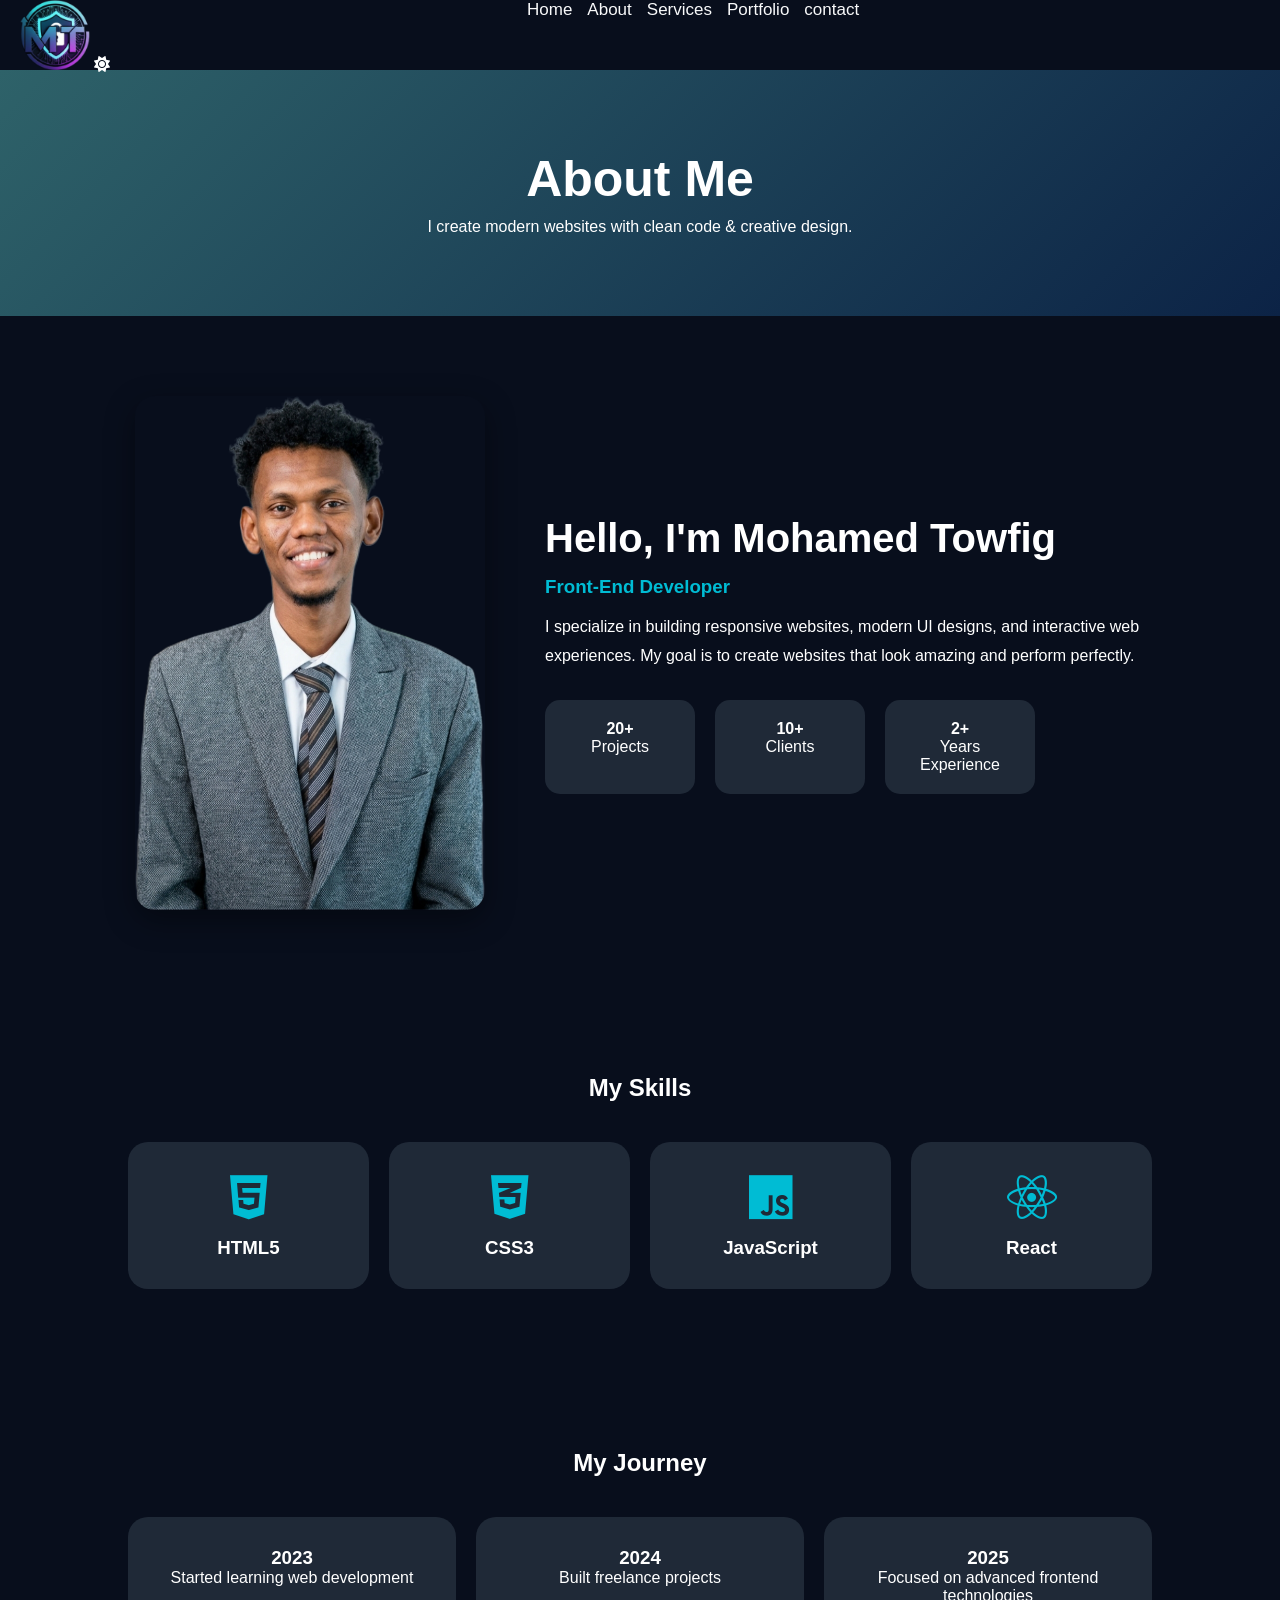
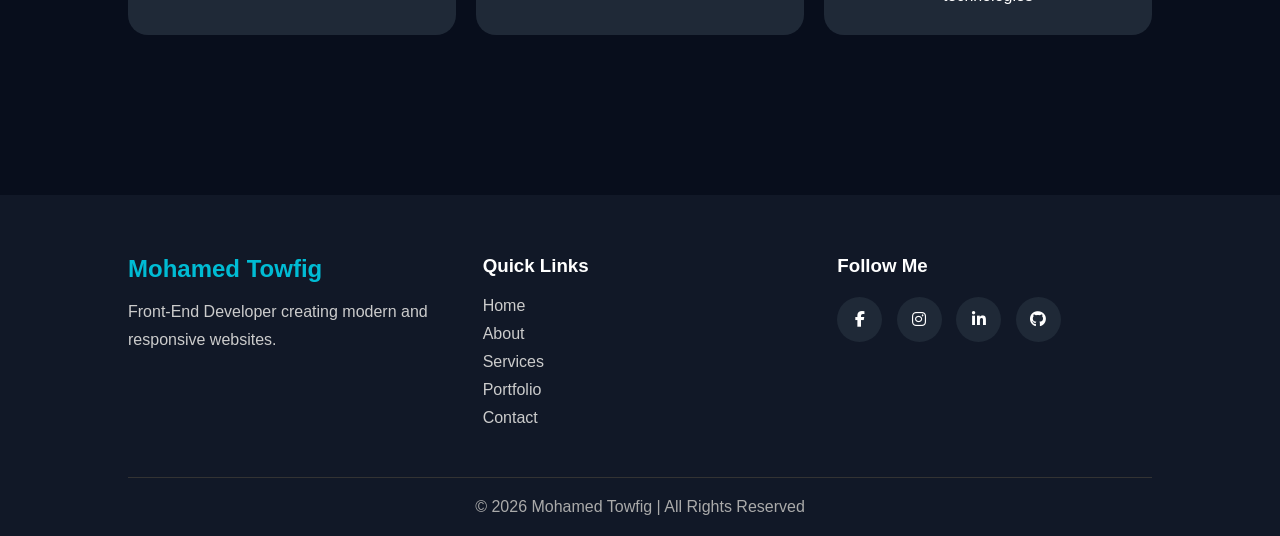
<file: about.html>
<!DOCTYPE html>
<html lang="en">
<head>
<meta charset="UTF-8">
<meta name="viewport" content="width=device-width, initial-scale=1.0">
<title>About Me</title>
<link rel="stylesheet" href="CSS/header.css">
 <link rel="stylesheet "href="CSS/about.css">
 <link rel="stylesheet "href="CSS/footer.css">
 
    <link rel="stylesheet"href="https:///cdnjs.cloudflare.com/ajax/libs/font-awesome/6.4.2/css/all.min.css">

<style>

</style>
</head>

<body>

<header>
        <img class="menu" src="img/menu.png" alt="">
    <div class="header">
        
        

              <img src="img/logo.png " alt="logo">

        <ul>
    <li> <a href="index.html">Home</a></li>
    <li> <a href="about.html">About</a></li>
    <li> <a href="services.html">Services</a></li>
    <li> <a href="portfolio.html">Portfolio</a></li>
    <li> <a href="contact.html">contact</a></li>
    

    </ul>

    <span>
    <i class="fa-solid fa-sun btn-mode" id="themeToggle"></i>
</span>



    
   </div>
   </header>

<section class="about-hero">
    <h1>About Me</h1>
    <p>I create modern websites with clean code & creative design.</p>
</section>


<section class="about-main">

    <div class="about-image">
        <img src="img/mmm.png" alt="profile">
    </div>

    <div class="about-content">
        <h2>Hello, I'm Mohamed Towfig</h2>
        <h3>Front-End Developer</h3>

        <p>
            I specialize in building responsive websites,
            modern UI designs, and interactive web experiences.
            My goal is to create websites that look amazing
            and perform perfectly.
        </p>

        <div class="stats">
            <div class="stat-box">
                <h4>20+</h4>
                <span>Projects</span>
            </div>

            <div class="stat-box">
                <h4>10+</h4>
                <span>Clients</span>
            </div>

            <div class="stat-box">
                <h4>2+</h4>
                <span>Years Experience</span>
            </div>
        </div>
    </div>

</section>


<section class="skills-section">
    <h2>My Skills</h2>

    <div class="skills-grid">

        <div class="skill-card">
            <i class="fa-brands fa-html5"></i>
            <h3>HTML5</h3>
        </div>

        <div class="skill-card">
            <i class="fa-brands fa-css3-alt"></i>
            <h3>CSS3</h3>
        </div>

        <div class="skill-card">
            <i class="fa-brands fa-js"></i>
            <h3>JavaScript</h3>
        </div>

        <div class="skill-card">
            <i class="fa-brands fa-react"></i>
            <h3>React</h3>
        </div>

    </div>
</section>


<section class="timeline-section">
    <h2>My Journey</h2>

    <div class="timeline">

        <div class="timeline-box">
            <h3>2023</h3>
            <p>Started learning web development</p>
        </div>

        <div class="timeline-box">
            <h3>2024</h3>
            <p>Built freelance projects</p>
        </div>

        <div class="timeline-box">
            <h3>2025</h3>
            <p>Focused on advanced frontend technologies</p>
        </div>

    </div>
</section>
<!-- Footer -->
<footer class="footer">

    <div class="footer-container">

        <div class="footer-logo">
            <h2>Mohamed Towfig</h2>
            <p>Front-End Developer creating modern and responsive websites.</p>
        </div>

        <div class="footer-links">
            <h3>Quick Links</h3>
            <a href="index.html">Home</a>
            <a href="about.html">About</a>
            <a href="services.html">Services</a>
            <a href="portfolio.html">Portfolio</a>
            <a href="contact.html">Contact</a>
        </div>

        <div class="footer-social">
            <h3>Follow Me</h3>
            <div class="social-icons">
                <a href="#"><i class="fa-brands fa-facebook-f"></i></a>
                <a href="#"><i class="fa-brands fa-instagram"></i></a>
                <a href="https://www.linkedin.com/in/mohamaed-towfig-2a553a404/"><i class="fa-brands fa-linkedin-in"></i></a>
                <a href="#"><i class="fa-brands fa-github"></i></a>
            </div>
        </div>

    </div>

    <div class="footer-bottom">
        <p>© 2026 Mohamed Towfig | All Rights Reserved</p>
    </div>

</footer>


<script>

    const menuicon =
    document.querySelector('.menu');
    const navlist = 
    document.querySelector('.header ul');

    menuicon.addEventListener('click',
        () => {
            navlist.classList.toggle('active');
        });
    

</script>

</body>
</html>
</file>
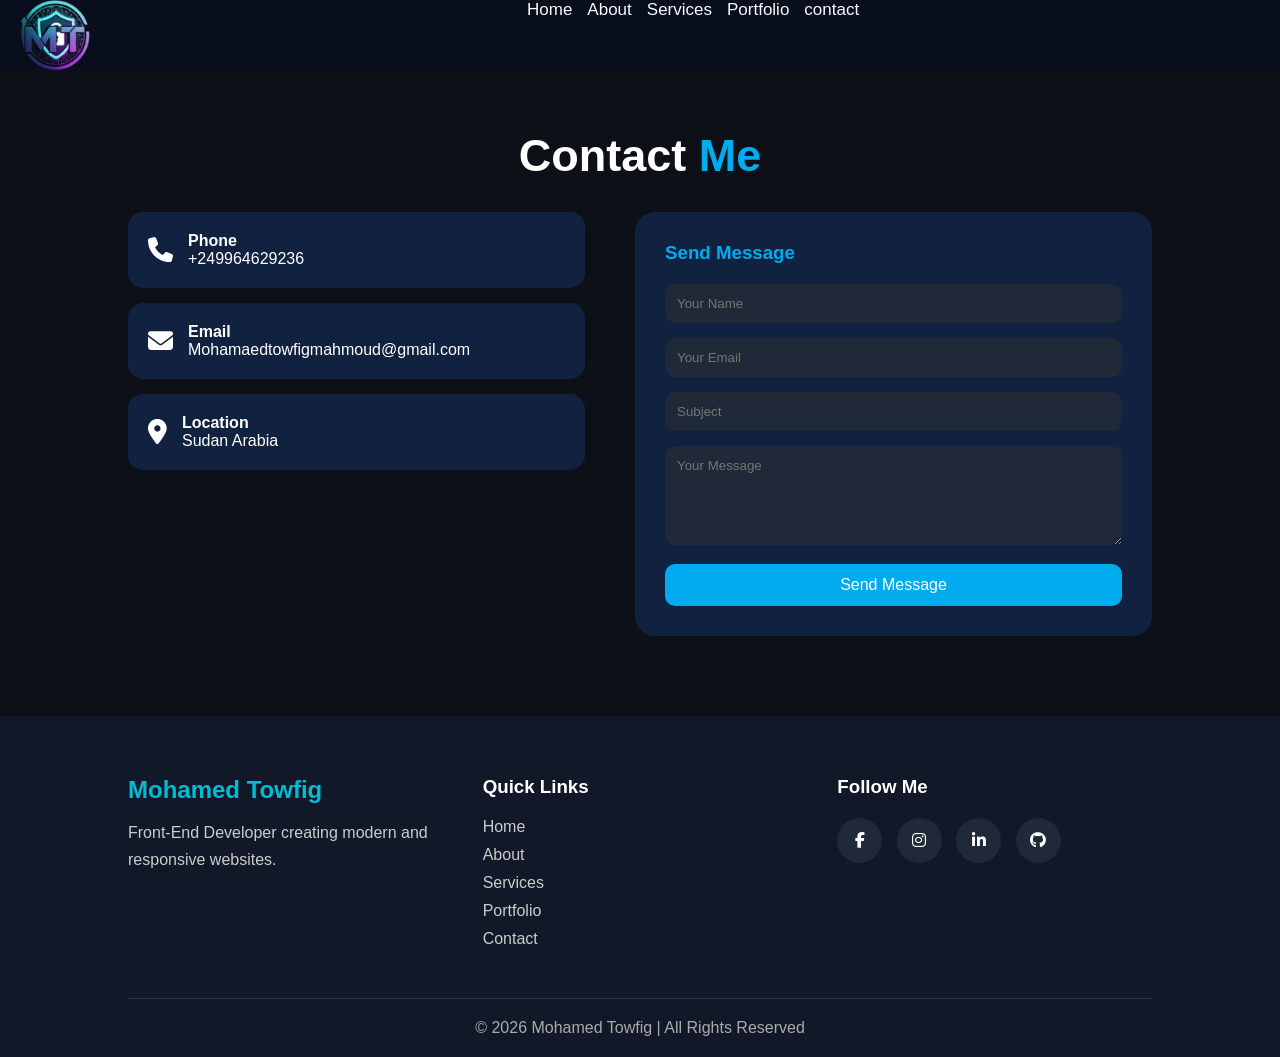
<file: contact.html>
<!DOCTYPE html>
<html lang="en">
<head>
<meta charset="UTF-8">
<meta name="viewport" content="width=device-width, initial-scale=1.0">
<title>Contact Me</title>
<link rel="stylesheet" href="CSS/header.css">
<link rel="stylesheet "href="CSS/contact.css">
 <link rel="stylesheet "href="CSS/footer.css">
    <link rel="stylesheet"href="https:///cdnjs.cloudflare.com/ajax/libs/font-awesome/6.4.2/css/all.min.css">


</head>

<body>

  <header>
        <img class="menu" src="img/menu.png" alt="">
    <div class="header">
        
              <img src="img/logo.png " alt="logo">
        <ul>
    <li> <a href="index.html">Home</a></li>
    <li> <a href="about.html">About</a></li>
    <li> <a href="services.html">Services</a></li>
    <li> <a href="portfolio.html">Portfolio</a></li>
    <li> <a href="contact.html">contact</a></li>
    </ul>
  
   </div>
   </header>


<!-- TITLE -->
<div class="heading">
    <h2>Contact <span>Me</span></h2>
</div>


<!-- CONTACT -->
<div class="contact-container">

    <!-- INFO -->
    <div class="contact-info">

        <div class="info-box">
            <i class="fa-solid fa-phone"></i>
            <div>
                <h4>Phone</h4>
                <p>+249964629236</p>
            </div>
        </div>

        <div class="info-box">
            <i class="fa-solid fa-envelope"></i>
            <div>
                <h4>Email</h4>
                <p>Mohamaedtowfigmahmoud@gmail.com</p>
            </div>
        </div>

        <div class="info-box">
            <i class="fa-solid fa-location-dot"></i>
            <div>
                <h4>Location</h4>
                <p>Sudan Arabia</p>
            </div>
        </div>

    </div>


    <!-- FORM -->
    <div class="contact-form">

        <h3>Send Message</h3>

        <input type="text" placeholder="Your Name">
        <input type="email" placeholder="Your Email">
        <input type="text" placeholder="Subject">

        <textarea rows="5" placeholder="Your Message"></textarea>

        <button>Send Message</button>

    </div>

</div>




<!-- Footer -->
<footer class="footer">

    <div class="footer-container">

        <div class="footer-logo">
            <h2>Mohamed Towfig</h2>
            <p>Front-End Developer creating modern and responsive websites.</p>
        </div>

        <div class="footer-links">
            <h3>Quick Links</h3>
            <a href="index.html">Home</a>
            <a href="about.html">About</a>
            <a href="services.html">Services</a>
            <a href="portfolio.html">Portfolio</a>
            <a href="contact.html">Contact</a>
        </div>

        <div class="footer-social">
            <h3>Follow Me</h3>
            <div class="social-icons">
                <a href="#"><i class="fa-brands fa-facebook-f"></i></a>
                <a href="#"><i class="fa-brands fa-instagram"></i></a>
                <a href="https://www.linkedin.com/in/mohamaed-towfig-2a553a404/"><i class="fa-brands fa-linkedin-in"></i></a>
                <a href="#"><i class="fa-brands fa-github"></i></a>
            </div>
        </div>

    </div>

    <div class="footer-bottom">
        <p>© 2026 Mohamed Towfig | All Rights Reserved</p>
    </div>

</footer>
<script>

    const menuicon =
    document.querySelector('.menu');
    const navlist = 
    document.querySelector('.header ul');

    menuicon.addEventListener('click',
        () => {
            navlist.classList.toggle('active');
        });
    

</script>
</body>
</html>
</file>
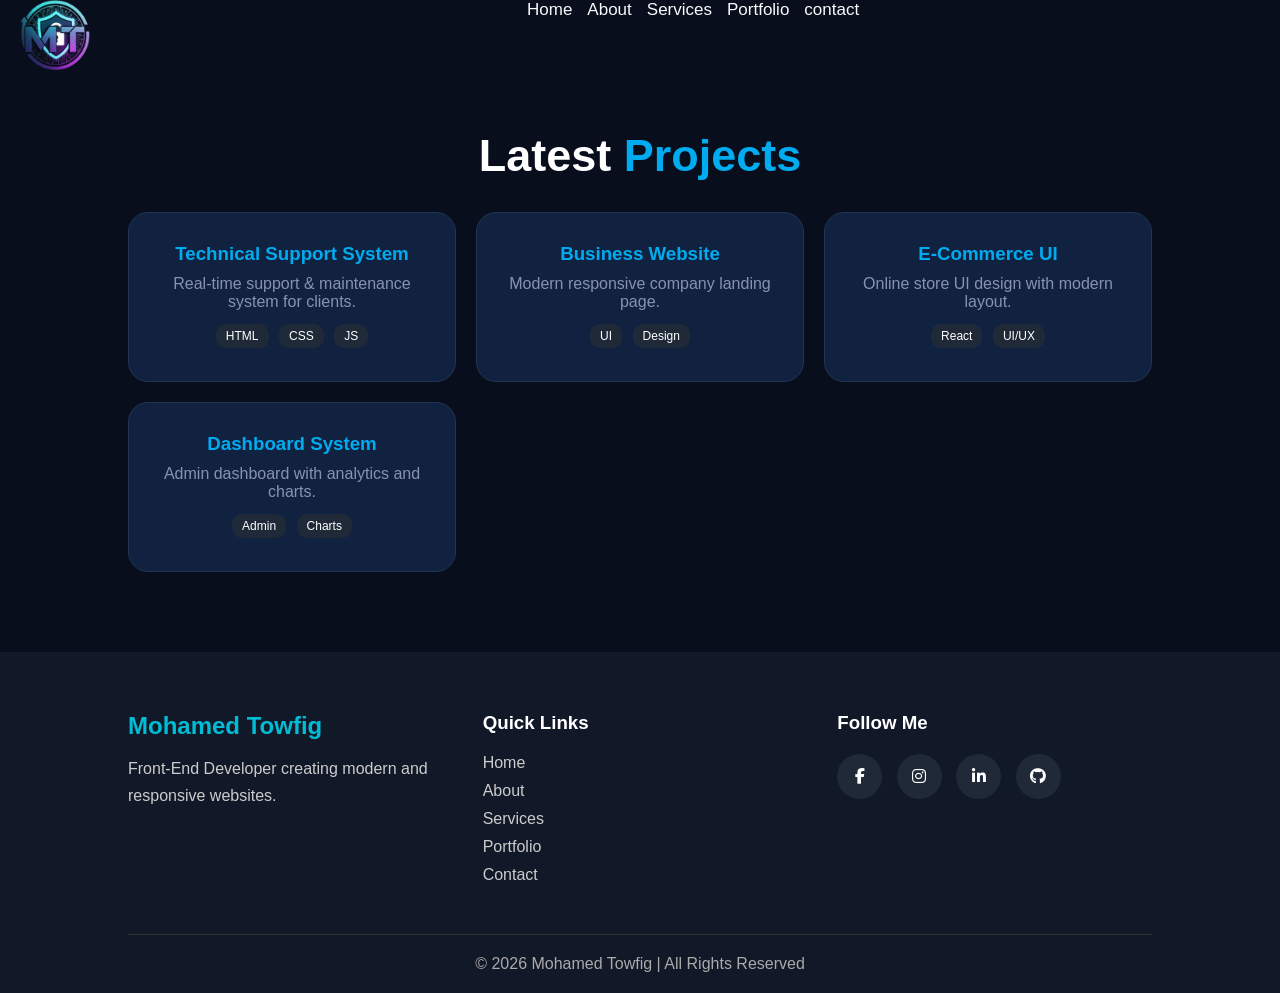
<file: portfolio.html>
<!DOCTYPE html>
<html lang="en">
<head>
<meta charset="UTF-8">
<meta name="viewport" content="width=device-width, initial-scale=1.0">
<title>Portfolio</title>
<link rel="stylesheet" href="CSS/header.css">
<link rel="stylesheet"href="CSS/portfolio.css">
 <link rel="stylesheet "href="CSS/footer.css">
<link rel="stylesheet"href="https:///cdnjs.cloudflare.com/ajax/libs/font-awesome/6.4.2/css/all.min.css">



</head>

<body>

 <header>
        <img class="menu" src="img/menu.png" alt="">
    <div class="header">
        
              <img src="img/logo.png " alt="logo">
        <ul>
    <li> <a href="index.html">Home</a></li>
    <li> <a href="about.html">About</a></li>
    <li> <a href="services.html">Services</a></li>
    <li> <a href="portfolio.html">Portfolio</a></li>
    <li> <a href="contact.html">contact</a></li>
    </ul>
  
   </div>
   </header>


<!-- TITLE -->
<div class="heading">
    <h2>Latest <span>Projects</span></h2>
</div>


<!-- PROJECTS -->
<div class="portfolio-container">

    <div class="portfolio-box">
        <h3>Technical Support System</h3>
        <p>Real-time support & maintenance system for clients.</p>

        <div class="tags">
            <span class="tag">HTML</span>
            <span class="tag">CSS</span>
            <span class="tag">JS</span>
        </div>
    </div>

    <div class="portfolio-box">
        <h3>Business Website</h3>
        <p>Modern responsive company landing page.</p>

        <div class="tags">
            <span class="tag">UI</span>
            <span class="tag">Design</span>
        </div>
    </div>

    <div class="portfolio-box">
        <h3>E-Commerce UI</h3>
        <p>Online store UI design with modern layout.</p>

        <div class="tags">
            <span class="tag">React</span>
            <span class="tag">UI/UX</span>
        </div>
    </div>

    <div class="portfolio-box">
        <h3>Dashboard System</h3>
        <p>Admin dashboard with analytics and charts.</p>

        <div class="tags">
            <span class="tag">Admin</span>
            <span class="tag">Charts</span>
        </div>
    </div>

</div>

<!-- Footer -->
<footer class="footer">

    <div class="footer-container">

        <div class="footer-logo">
            <h2>Mohamed Towfig</h2>
            <p>Front-End Developer creating modern and responsive websites.</p>
        </div>

        <div class="footer-links">
            <h3>Quick Links</h3>
            <a href="index.html">Home</a>
            <a href="about.html">About</a>
            <a href="services.html">Services</a>
            <a href="portfolio.html">Portfolio</a>
            <a href="contact.html">Contact</a>
        </div>

        <div class="footer-social">
            <h3>Follow Me</h3>
            <div class="social-icons">
               <a href="#"><i class="fa-brands fa-facebook-f"></i></a>
                <a href="#"><i class="fa-brands fa-instagram"></i></a>
                <a href="https://www.linkedin.com/in/mohamaed-towfig-2a553a404/"><i class="fa-brands fa-linkedin-in"></i></a>
                <a href="#"><i class="fa-brands fa-github"></i></a>
            </div>
        </div>

    </div>

    <div class="footer-bottom">
        <p>© 2026 Mohamed Towfig | All Rights Reserved</p>
    </div>

</footer>


<script>

    const menuicon =
    document.querySelector('.menu');
    const navlist = 
    document.querySelector('.header ul');

    menuicon.addEventListener('click',
        () => {
            navlist.classList.toggle('active');
        });
    

</script>
</body>
</html>
</file>
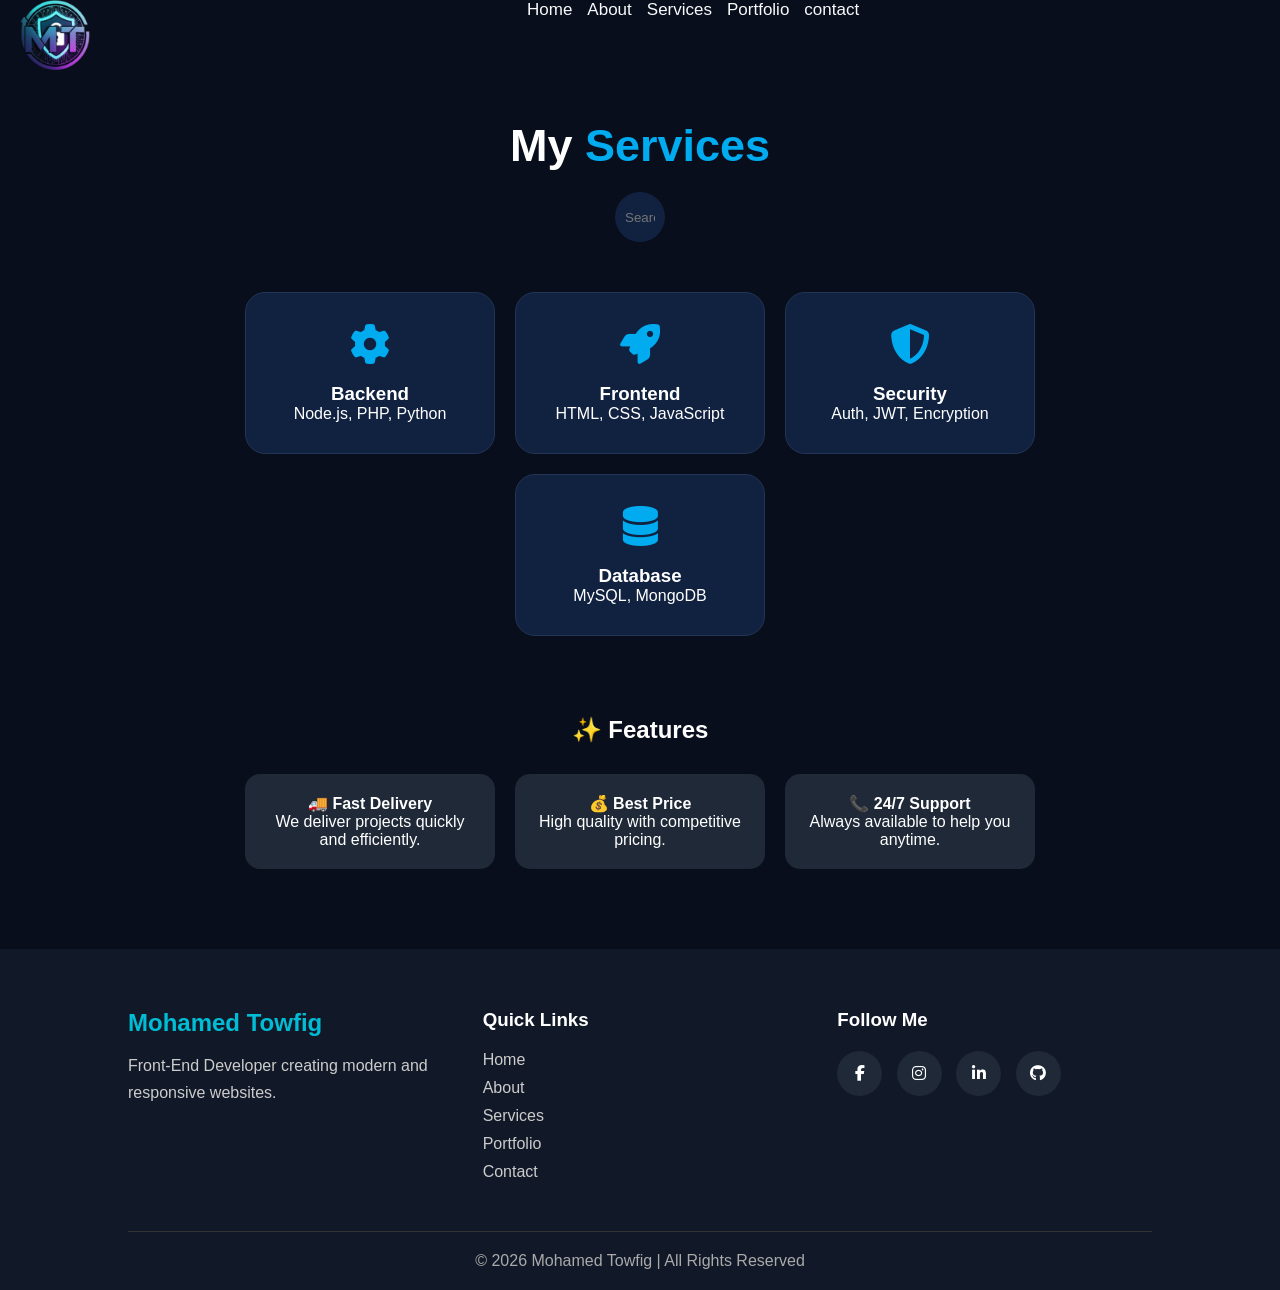
<file: services.html>
<!DOCTYPE html>
<html lang="en">
<head>
<meta charset="UTF-8">
<meta name="viewport" content="width=device-width, initial-scale=1.0">
<title>Services</title>
 <link rel="stylesheet" href="CSS/header.css">
<link rel="stylesheet" href="CSS/services.css">
 <link rel="stylesheet "href="CSS/footer.css">
<link rel="stylesheet"href="https:///cdnjs.cloudflare.com/ajax/libs/font-awesome/6.4.2/css/all.min.css">


</head>

<body>



    <header>
        <img class="menu" src="img/menu.png" alt="">
    <div class="header">
        
              <img src="img/logo.png " alt="logo">
        <ul>
    <li> <a href="index.html">Home</a></li>
    <li> <a href="about.html">About</a></li>
    <li> <a href="services.html">Services</a></li>
    <li> <a href="portfolio.html">Portfolio</a></li>
    <li> <a href="contact.html">contact</a></li>
    </ul>
  
   </div>
   </header>


<!-- TITLE -->
<div class="main-title">
    <h2>My <span>Services</span></h2>
</div>


<!-- SEARCH -->
<div class="search-box">
    <input type="text" class="input-search" placeholder="Search services...">
</div>


<!-- SERVICES -->
<div class="container">

    <div class="card">
        <div class="icon"><i class="fa-solid fa-gear"></i></div>
        <h3>Backend</h3>
        <p>Node.js, PHP, Python</p>
    </div>

    <div class="card">
        <div class="icon"><i class="fa-solid fa-rocket"></i></div>
        <h3>Frontend</h3>
        <p>HTML, CSS, JavaScript</p>
    </div>

    <div class="card">
        <div class="icon"><i class="fa-solid fa-shield-halved"></i></div>
        <h3>Security</h3>
        <p>Auth, JWT, Encryption</p>
    </div>

    <div class="card">
        <div class="icon"><i class="fa-solid fa-database"></i></div>
        <h3>Database</h3>
        <p>MySQL, MongoDB</p>
    </div>

</div>


<!-- FEATURES -->
<div class="features-title">
    <h2>✨ Features</h2>
</div>

<div class="features">

    <div class="feature">
        <h4>🚚 Fast Delivery</h4>
        <p>We deliver projects quickly and efficiently.</p>
    </div>

    <div class="feature">
        <h4>💰 Best Price</h4>
        <p>High quality with competitive pricing.</p>
    </div>

    <div class="feature">
        <h4>📞 24/7 Support</h4>
        <p>Always available to help you anytime.</p>
    </div>

</div>

</section>
<!-- Footer -->
<footer class="footer">

    <div class="footer-container">

        <div class="footer-logo">
            <h2>Mohamed Towfig</h2>
            <p>Front-End Developer creating modern and responsive websites.</p>
        </div>

        <div class="footer-links">
            <h3>Quick Links</h3>
            <a href="index.html">Home</a>
            <a href="about.html">About</a>
            <a href="services.html">Services</a>
            <a href="portfolio.html">Portfolio</a>
            <a href="contact.html">Contact</a>
        </div>

        <div class="footer-social">
            <h3>Follow Me</h3>
            <div class="social-icons">
                <a href="#"><i class="fa-brands fa-facebook-f"></i></a>
                <a href="#"><i class="fa-brands fa-instagram"></i></a>
                <a href="https://www.linkedin.com/in/mohamaed-towfig-2a553a404/"><i class="fa-brands fa-linkedin-in"></i></a>
                <a href="#"><i class="fa-brands fa-github"></i></a>
            </div>
        </div>

    </div>

    <div class="footer-bottom">
        <p>© 2026 Mohamed Towfig | All Rights Reserved</p>
    </div>

</footer>
<script>

    const menuicon =
    document.querySelector('.menu');
    const navlist = 
    document.querySelector('.header ul');

    menuicon.addEventListener('click',
        () => {
            navlist.classList.toggle('active');
        });
    

</script>
</body>
</html>
</file>
<file: CSS/header.css>
body{ 
padding: 0;
margin : 0;
box-sizing: border-box;
font-family: sans-serif;
text-decoration: none;
}
:root{
--bgColor :#080e1c;
--Textwhite :#fff;

}

.header{
width: 100%;
height: 70px;
background-color: #080e1c;


}
.menu{
    display: none;
width: 25px;
height: 25px;
position: absolute;
top: 18px;
right: 20px;
z-index: +2;

}

.header img{
    width: 70px;
    height: 70px;
    margin-left: 20px;
}


.header ul{
     width: 60%;
     height: 70px;
     
    float: right;
    list-style-type: none;
   

}


.header li a{
    float: left;
    margin-left: 15px;
    color:#f8f9fa ;
    text-decoration: none;
    font-size: 17px;
}
.header li a:hover{
    color:#00bcd4;
}

@media only screen and (min-width:280px) and (max-width:580px){

    .menu{
        display: block;
        cursor: pointer;
    }
    .header ul{ 
        display: none;
        flex-direction: column;
        position: absolute;
        top: 70px;
        left: 100px;
        width: 80%;
        background-color: #080e1c;
        padding: 20px 0;
        height: 250px;
        margin-top: 0;
        align-items: center;

    }

    .header ul.active{

        display: flex;
    }
    .header ul li {
        margin-bottom: 20px;
        text-align: center;
    }
    .header li a:hover{
    color:#00bcd4;
}
}
</file>
<file: CSS/about.css>
*{ 
padding: 0;
margin : 0;
box-sizing: border-box;
font-family: sans-serif;
text-decoration: none;
}
body{
    background:#080e1c;
    color:white;
}

/* Hero */
.about-hero{
    text-align:center;
    padding:80px 20px;
    background:linear-gradient(135deg,#2e6269,#0c2346);
}

.about-hero h1{
    font-size:50px;
    margin-bottom:10px;
}

/* About section */
.about-main{
    display:flex;
    justify-content:center;
    align-items:center;
    gap:60px;
    padding:80px 10%;
}

.about-image img{
    width:350px;
    border-radius:20px;
    box-shadow:0px 10px 30px rgba(0,0,0,0.4);
}

.about-content{
    max-width:600px;
}

.about-content h2{
    font-size:40px;
}

.about-content h3{
    color:#00bcd4;
    margin:15px 0;
}

.about-content p{
    line-height:1.8;
}

/* Stats */
.stats{
    display:flex;
    gap:20px;
    margin-top:30px;
}

.stat-box{
    background:#1f2937;
    padding:20px;
    width:150px;
    text-align:center;
    border-radius:15px;
    transition:0.3s;
}

.stat-box:hover{
    transform:translateY(-10px);
}

/* Skills */
.skills-section{
    padding:80px 10%;
    text-align:center;
}

.skills-section h2{
    margin-bottom:40px;
}

.skills-grid{
    display:grid;
    grid-template-columns:repeat(auto-fit,minmax(220px,1fr));
    gap:20px;
}

.skill-card{
    background:#1f2937;
    padding:30px;
    border-radius:20px;
    transition:0.3s;
}

.skill-card:hover{
    transform:translateY(-10px);
}

.skill-card i{
    font-size:50px;
    color:#00bcd4;
    margin-bottom:15px;
}

/* Timeline */
.timeline-section{
    padding:80px 10%;
    text-align:center;
}

.timeline{
    display:grid;
    grid-template-columns:repeat(auto-fit,minmax(250px,1fr));
    gap:20px;
    margin-top:40px;
}

.timeline-box{
    background:#1f2937;
    padding:30px;
    border-radius:20px;
    transition:0.3s;
}

.timeline-box:hover{
    transform:scale(1.05);
}

/* Responsive */
@media(max-width:768px){

    .about-main{
        flex-direction:column;
        text-align:center;
    }

    .stats{
        flex-direction:column;
        align-items:center;
    }

    .about-hero h1{
        font-size:35px;
    }

    .nav-links{
        display:none;
    }
}
</file>
<file: CSS/footer.css>
.footer{
    background:#111827;
    padding:60px 10% 20px;
    margin-top:80px;
}

.footer-container{
    display:grid;
    grid-template-columns:repeat(auto-fit,minmax(250px,1fr));
    gap:40px;
}

.footer-logo h2{
    color:#00bcd4;
    margin-bottom:15px;
}

.footer-logo p{
    color:#ccc;
    line-height:1.7;
}

.footer-links h3,
.footer-social h3{
    margin-bottom:20px;
}

.footer-links a{
    display:block;
    color:#ccc;
    text-decoration:none;
    margin-bottom:10px;
    transition:0.3s;
}

.footer-links a:hover{
    color:#00bcd4;
    transform:translateX(5px);
}

.social-icons a{
    display:inline-block;
    width:45px;
    height:45px;
    line-height:45px;
    text-align:center;
    background:#1f2937;
    border-radius:50%;
    color:white;
    margin-right:10px;
    transition:0.3s;
}

.social-icons a:hover{
    background:#00bcd4;
    transform:translateY(-5px);
}

.footer-bottom{
    text-align:center;
    border-top:1px solid #333;
    margin-top:40px;
    padding-top:20px;
    color:#aaa;
}

/* Mobile */
@media(max-width:768px){
    .footer{
        text-align:center;
    }
}
</file>
<file: CSS/contact.css>
/* RESET */
*{
    margin:0;
    padding:0;
    box-sizing:border-box;
    font-family:Arial;
}

body{
    background:#0d1117;
    color:white;
}

/* NAV */
nav{
    display:flex;
    justify-content:space-between;
    align-items:center;
    padding:20px 10%;
    background:#111827;
}

#logo img{
    width:70px;
}

.nav-links a{
    color:white;
    text-decoration:none;
    margin:0 15px;
    transition:0.3s;
}

.nav-links a:hover{
    color:#00abf0;
}

/* TITLE */
.heading{
    text-align:center;
    margin:60px 0 30px;
}

.heading h2{
    font-size:45px;
}

.heading span{
    color:#00abf0;
}

/* CONTACT SECTION */
.contact-container{
    display:flex;
    justify-content:center;
    align-items:flex-start;
    gap:50px;
    padding:0 10%;
    flex-wrap:wrap;
}

/* LEFT INFO */
.contact-info{
    flex:1;
    min-width:300px;
}

.info-box{
    background:#112240;
    padding:20px;
    margin-bottom:15px;
    border-radius:15px;
    display:flex;
    align-items:center;
    gap:15px;
    transition:0.3s;
}

.info-box:hover{
    transform:translateX(10px);
    background:#00abf0;
}

.info-box i{
    font-size:25px;
}

/* FORM */
.contact-form{
    flex:1;
    min-width:300px;
    background:#112240;
    padding:30px;
    border-radius:20px;
}

.contact-form h3{
    margin-bottom:20px;
    color:#00abf0;
}

.contact-form input,
.contact-form textarea{
    width:100%;
    padding:12px;
    margin-bottom:15px;
    border:none;
    border-radius:10px;
    outline:none;
    background:#1f2937;
    color:white;
}

.contact-form button{
    width:100%;
    padding:12px;
    border:none;
    border-radius:10px;
    background:#00abf0;
    color:white;
    font-size:16px;
    cursor:pointer;
    transition:0.3s;
}

.contact-form button:hover{
    background:#0090c9;
}

/* SOCIAL */
.social{
    text-align:center;
    margin-top:40px;
}

.social a{
    display:inline-block;
    margin:10px;
    font-size:22px;
    color:white;
    transition:0.3s;
}

.social a:hover{
    color:#00abf0;
    transform:translateY(-5px);
}

/* RESPONSIVE */
@media(max-width:768px){
    .contact-container{
        flex-direction:column;
        text-align:center;
    }
}



/* Mobile */
@media(max-width:768px){
    .footer{
        text-align:center;
    }
}
</file>
<file: CSS/portfolio.css>
/* RESET */
*{ 
padding: 0;
margin : 0;
box-sizing: border-box;
font-family: sans-serif;
text-decoration: none;
}

body{
    background:#080e1c;
    color:white;
}

/* NAV */
nav{
   width: 90%;
margin: auto;
display: flex;
justify-content: space-between;
align-items: center;
height: 100px;
}

#logo img{
    width:70px;
}

.nav-links a{
    color:white;
  color: var(--Textwhite);
 margin: 0 30px;
transition: 0.3s;
}

.nav-links a:hover{
    color:#00abf0;
}

/* TITLE */
.heading{
    text-align:center;
    margin:60px 0 30px;
}

.heading h2{
    font-size:45px;
}

.heading span{
    color:#00abf0;
}
.btn-mode{
color: var(--Textwhite);
font-size: 25px;
cursor: pointer;
}

/* GRID */
.portfolio-container{
    display:grid;
    grid-template-columns:repeat(auto-fit,minmax(250px,1fr));
    gap:20px;
    padding:0 10%;
}

/* CARD */
.portfolio-box{
    background:#112240;
    padding:30px;
    border-radius:20px;
    text-align:center;
    transition:0.4s;
    border:1px solid #233554;
    cursor:pointer;
}

.portfolio-box:hover{
    transform:translateY(-10px);
    box-shadow:0 10px 30px rgba(0,171,240,0.3);
}

/* LINK */
.portfolio-box a{
    text-decoration:none;
    color:white;
}

.portfolio-box h3{
    margin-bottom:10px;
    color:#00abf0;
}

.portfolio-box p{
    color:#8892b0;
}

/* TAGS */
.tags{
    margin-top:10px;
}

.tag{
    display:inline-block;
    padding:5px 10px;
    background:#1f2937;
    border-radius:10px;
    font-size:12px;
    margin:3px;
}



/* Mobile */
@media(max-width:768px){
    .footer{
        text-align:center;
    }
}
</file>
<file: CSS/services.css>
/* RESET */
*{ 
padding: 0;
margin : 0;
box-sizing: border-box;
font-family: sans-serif;
text-decoration: none;
}

body{
    background:#080e1c;;
    color:white;
}

/* NAV */
nav{
    width: 90%;
margin: auto;
display: flex;
justify-content: space-between;
align-items: center;
height: 100px;
}

#logo img{
    width:70px;
}

.nav-links a{
   color:white;
  color: var(--Textwhite);
 margin: 0 30px;
transition: 0.3s;
}

.nav-links a:hover{
    color:#00abf0;
}
 .btn-mode{
color: var(--Textwhite);
font-size: 25px;
cursor: pointer;
}

/* HERO */
.hero{
    min-height:100vh;
}

/* TITLE */
.main-title{
    text-align:center;
    margin:50px 0 20px;
}

.main-title h2{
    font-size:45px;
}

.main-title span{
    color:#00abf0;
}

/* SEARCH */
.search-box{
    display:flex;
    justify-content:center;
    margin-bottom:50px;
}

.input-search{
    width:50px;
    height:50px;
    border:none;
    border-radius:25px;
    padding:10px;
    background:#112240;
    color:white;
    transition:0.4s;
}

.search-box:hover .input-search{
    width:300px;
}

/* CARDS */
.container{
    display:flex;
    justify-content:center;
    flex-wrap:wrap;
    gap:20px;
    padding:0 10%;
}

.card{
    background:#112240;
    padding:30px;
    width:250px;
    border-radius:20px;
    text-align:center;
    transition:0.4s;
    border:1px solid #233554;
}

.card:hover{
    transform:translateY(-10px);
    box-shadow:0 10px 30px rgba(0,171,240,0.3);
}

.icon{
    font-size:40px;
    color:#00abf0;
    margin-bottom:15px;
}

/* FEATURES */
.features-title{
    text-align:center;
    margin:80px 0 30px;
}

.features{
    display:flex;
    justify-content:center;
    flex-wrap:wrap;
    gap:20px;
    padding:0 10%;
    margin-bottom:80px;
}

.feature{
    background:#1f2937;
    padding:20px;
    border-radius:15px;
    width:250px;
    text-align:center;
    transition:0.3s;
}

.feature:hover{
    transform:scale(1.05);
    background:#00abf0;
}

/* MOBILE */
@media(max-width:768px){
    .nav-links{
        display:none;
    }

    .input-search:hover{
        width:200px;
    }
}


/* Mobile */
@media(max-width:768px){
    .footer{
        text-align:center;
    }
}
</file>
